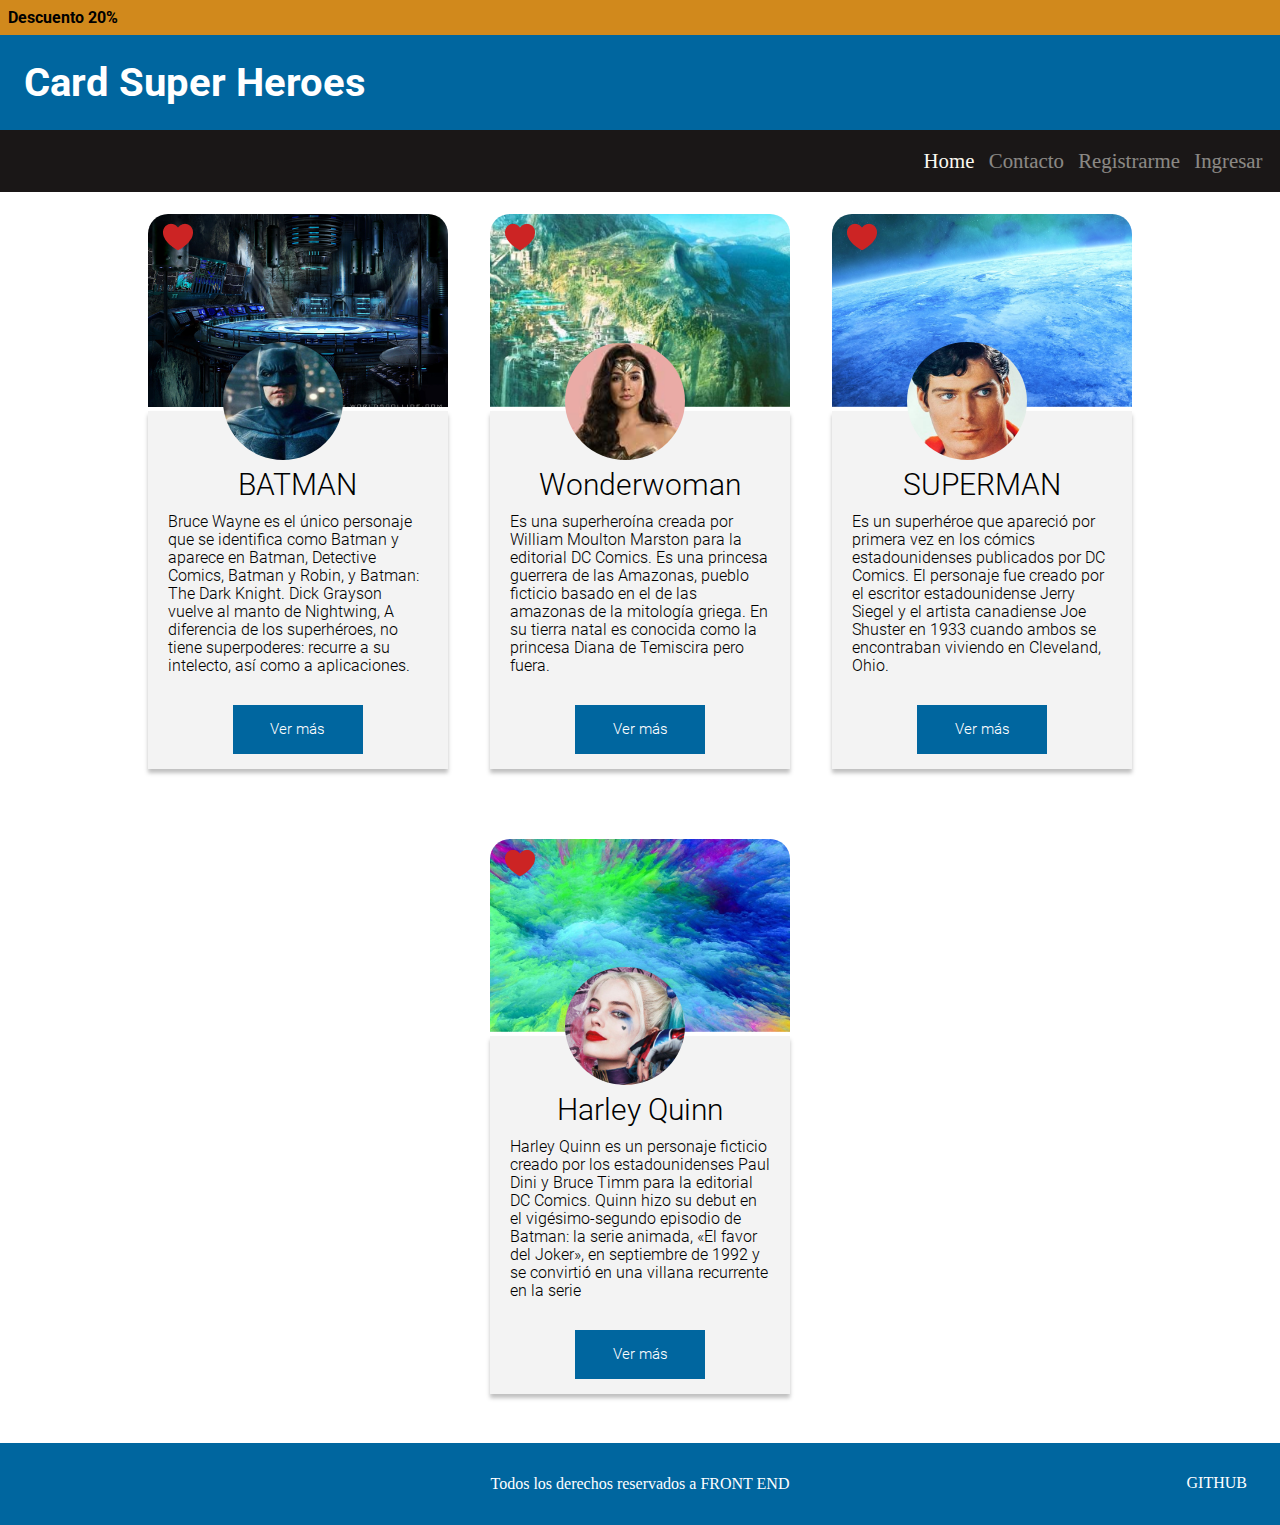
<file: index.html>
<!DOCTYPE html>
<html lang="es">
<head>
    <meta charset="UTF-8">
    <meta http-equiv="X-UA-Compatible" content="IE=edge">
    <meta name="viewport" content="width=device-width, initial-scale=1.0">
    <meta name="Author" content="Sofia E. Ferrazzano">
    <meta name="Keywords" content="css, formulario, superHeroes">
    <link href="https://fonts.googleapis.com/css2?family=Roboto:wght@300&display=swap" rel="stylesheet">
    <link href="css/style.css" rel="stylesheet" type="text/css" >
    <title>Ejercicio</title>
</head> 
<body>
   <header>

      <h2 class="discount">
          Descuento 20%
      </h2>
      <h1 class="title"> Card Super Heroes</h1>
      <nav class="navBar">
         <ul class="ulNav">
            <li><a href="#">Home</a></li>
            <li class="liNoactivo"> <a href="/pages/contact.html">Contacto</a></li>
            <li class="liNoactivo"> <a href="/pages/login.html">Registrarme</a></li>
            <li class="liNoactivo"> <a href="/pages/signin.html">Ingresar</a></li>
            
      </ul>
      </nav>
   </header>
 <section class="main">
     <div class="container">
         <div class="imgs">
            <img src="img/corazon.png" alt="me gusta" class="heart">
            <img src="img/houseBatman.png" alt="Guarida de Batman" class="house">
            <img src="img/batman.png" alt="Batman" class="heroe">
         </div>
         <div class="text">
            <h3>BATMAN</h3>
            <p>
               Bruce Wayne es el único personaje que se identifica como Batman y aparece en Batman, Detective Comics, Batman y Robin, y Batman: The Dark Knight. Dick Grayson vuelve al manto de Nightwing, A diferencia de los superhéroes, no tiene superpoderes: recurre a su intelecto, así como a aplicaciones.
            </p>
            <button>Ver más</button>
         </div>
     </div>
     <div class="container">
        <div class="imgs">
           <img src="img/corazon.png" alt="me gusta" class="heart">
           <img src="img/house-wonderwoman.png" alt="casa de mujer maravilla" class="house">
           <img src="img/wonderwoman.png" alt="Mujer maravilla" class="heroe">
        </div>
        <div class="text">
           <h3>Wonderwoman</h3>
           <p>
            Es una superheroína creada por William Moulton Marston para la editorial DC Comics. Es una princesa guerrera de las Amazonas, pueblo ficticio basado en el de las amazonas de la mitología griega. En su tierra natal es conocida como la princesa Diana de Temiscira pero fuera. 
           </p>
           <button>Ver más</button>
        </div>
    </div>
    <div class="container">
        <div class="imgs">
           <img src="img/corazon.png" alt="me gusta" class="heart">
           <img src="img/house-superman.png" alt="Casa de Superman" class="house">
           <img src="img/superman.png" alt="Superman" class="heroe">
        </div>
        <div class="text">
           <h3>SUPERMAN</h3>
           <p>
            Es un superhéroe que apareció por primera vez en los cómics estadounidenses publicados por DC Comics. ​
El personaje fue creado por el escritor estadounidense Jerry Siegel y el artista canadiense Joe Shuster en 1933 cuando ambos se encontraban viviendo en Cleveland, Ohio.
           </p>
           <button>Ver más</button>
        </div>
    </div>
     <div class="container">
        <div class="imgs">
            <img src="img/corazon.png" alt="me gusta" class="heart">
            <img src="img/home-harley.png" alt="Guarida de Harley" class="house">
            <img src="img/harley.png" alt="Batman" class="heroe">
        </div>
        <div class="text">
            <h3>Harley Quinn</h3>
            <p>Harley Quinn es un personaje ficticio creado por los estadounidenses Paul Dini y Bruce Timm para la editorial DC Comics. Quinn hizo su debut en el vigésimo-segundo episodio de Batman: la serie animada, «El favor del Joker», en septiembre de 1992 y se convirtió en una villana recurrente en la serie
            </p>
            <button>Ver más</button>
        </div>
    </div>
    </section>
    <footer>
       <p>Todos los derechos reservados a FRONT END</p>
       <p class="git">GITHUB</p>
    </footer>
</body>
</html>
</file>
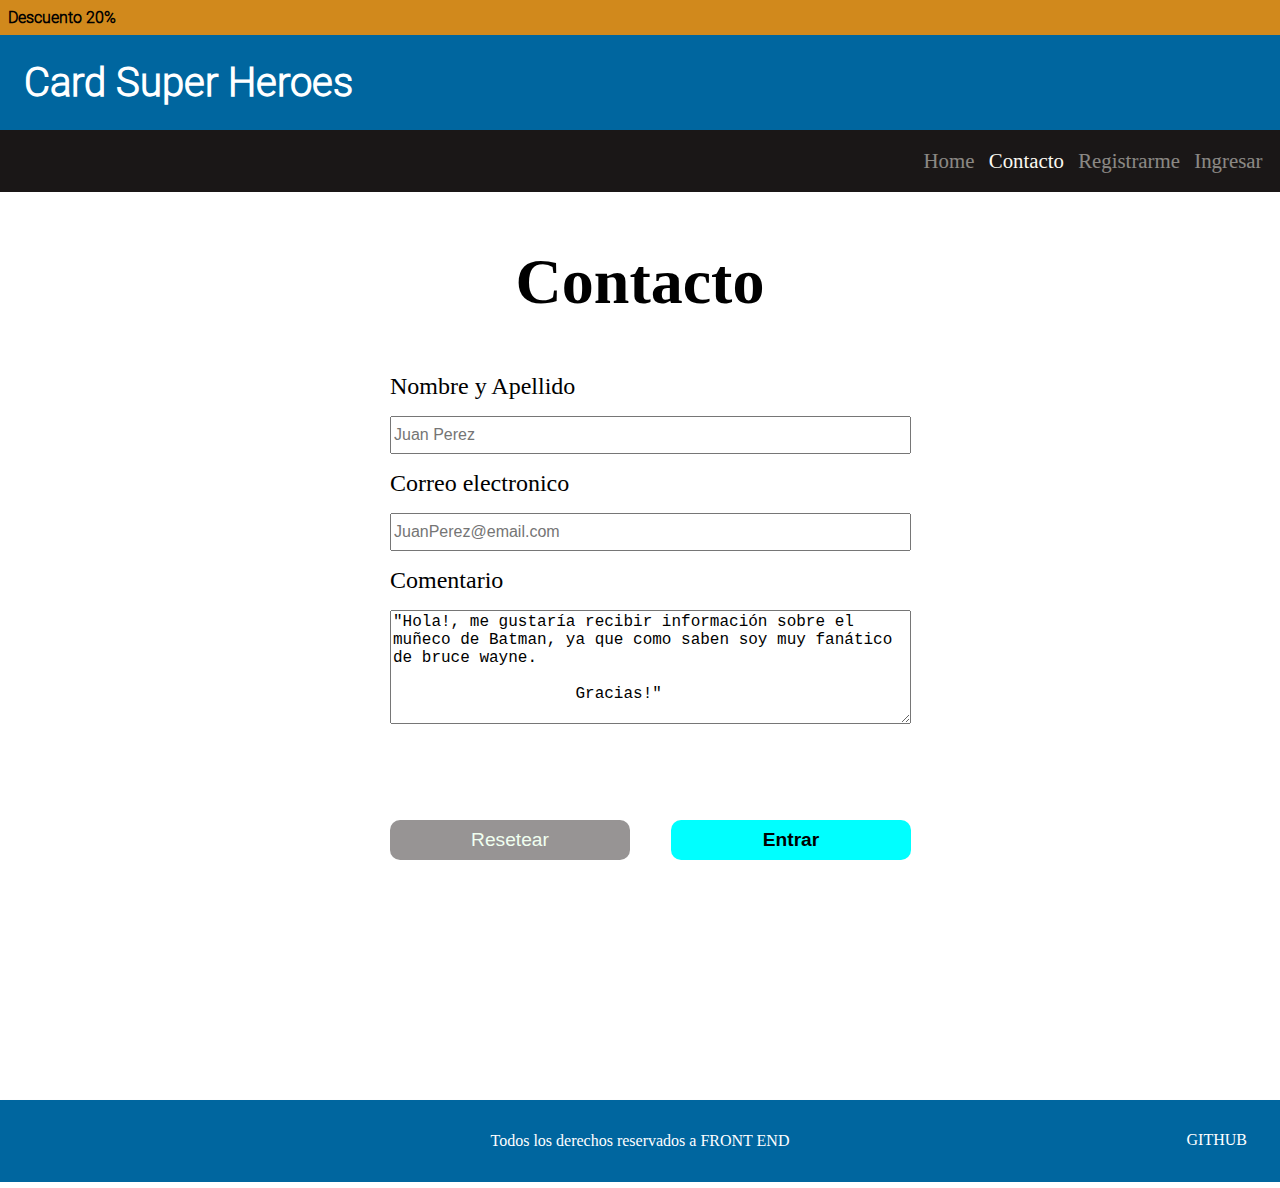
<file: pages/contact.html>
<!DOCTYPE html>
<html lang="en">
<head>
    <meta charset="UTF-8">
    <meta http-equiv="X-UA-Compatible" content="IE=edge">
    <meta name="viewport" content="width=device-width, initial-scale=1.0">
    <title>Document</title>
    <link rel="stylesheet" href="/css/style.css">
</head>
<body>
    <header>

        <h2 class="discount">
            Descuento 20%
        </h2>
        <h1 class="title"> Card Super Heroes</h1>
        <nav class="navBar">
           <ul class="ulNav">
              <li class="liNoactivo"><a href="../index.html">Home</a></li>
              <li> <a href="/pages/contact.html">Contacto</a></li>
              <li class="liNoactivo"> <a href="/pages/login.html">Registrarme</a></li>
              <li class="liNoactivo"> <a href="/pages/signin.html">Ingresar</a></li>
              
        </ul>
        </nav>
     </header>
     <main class="mainContacto">
         <h2 id="title-contact">Contacto</h2>
         
         <section class="section-form">
            <form id="formulario-contacto">
                <label>Nombre y Apellido</label>
                <input class="inputs" type="text" placeholder="Juan Perez">
                <label>Correo electronico</label>
                <input class="inputs" type="email" placeholder="JuanPerez@email.com">
                <label>Comentario</label>
                <textarea class="campoComentario" rows="6" cols="50">"Hola!, me gustaría recibir información sobre el muñeco de Batman, ya que como saben soy muy fanático de bruce wayne.
   
                   Gracias!"</textarea>
                <div class="botonBox">
                    <button class="btnResetear" type="reset">Resetear</button>
                    <button class="btnSubmit" type="submit">Entrar</button>
                </div>
            </form>
         </section>
     </main>
     <footer>
        <p>Todos los derechos reservados a FRONT END</p>
        <p class="git">GITHUB</p>
     </footer>
</body>
</html>
</file>
<file: css/style.css>
/*Mobile*/
@font-face {
    src: url('../Fonts/Roboto/Roboto-Light.ttf');
    font-family: 'Roboto';
}

body {
    margin: 0;
    padding: 0;
}

h2.discount {
    background-color: #D1891C;
    font-size: 1rem;
    font-family: 'Roboto';
    padding: 0.5rem;
    margin: 0;
}

h1.title {
    background-color: #00669F;
    color: #FFFFFF;
    font-size: 2.5rem;
    font-family: 'Roboto';
    padding: 1.5rem;
    margin: 0;
}

.navBar {
    background-color: rgb(26, 23, 23);
    color: rgb(251, 249, 246);
    padding: 0.2rem;
}

.ulNav {
    display: flex;
    flex-wrap: wrap;
    flex-direction: row - row-reverse;
    justify-content: flex-end;
}

ul {
    list-style: none;
}

li {
    margin-right: 0.9rem;
    font-size: 1.3em;
}

.liNoactivo {
    opacity: 0.5;
}

a {
    text-decoration: none;
}

a:link {
    color: rgb(251, 249, 241);
}

a:visited {
    color: rgb(255, 250, 230);
}

a:hover {
    opacity: 0.7;
}


section.main {
    margin: 0 auto;
    display: flex;
    flex-direction: column;
    position: relative;
    align-items: center;
}

section.main div.container {
    width: 300px;
    height: auto;
    padding: 0.7rem;
    margin: 10px 10px 50px;
}

section.main div.container div.imgs {
    position: relative;
}

section.main div.container div.imgs img.heart {
    position: absolute;
    top: 5%;
    left: 5%;
}

section.main div.container div.imgs img.house {
    width: 300px;
    height: 193px;
    border-radius: 20px 20px 0 0;
}

section.main div.container div.imgs img.heroe {
    position: absolute;
    bottom: -25%;
    left: 25%;
    border-radius: 50%;
    width: 120px;
    height: 118px;
}

section.main div.container div.text {
    display: flex;
    flex-direction: column;
    background: #F3F3F3;
    box-shadow: 0px 4px 4px rgba(0, 0, 0, 0.25);
    padding: 15% 20px 5%;
}

section.main div.container div.text h3 {
    font-family: Roboto;
    font-weight: 400;
    font-size: 1.875rem;
    line-height: 2.188rem;
    text-align: center;
    margin: 0.7rem;

}

section.main div.container div.text p {
    font-family: Roboto;
    font-weight: 400;
    font-size: 1rem;
    line-height: 1.125;
    margin: 0 0 30px;
}

section.main div.container div.text button {
    font-family: Roboto;
    font-weight: 400;
    font-size: 0.938rem;
    line-height: 1.063rem;
    background-color: #00669F;
    color: #FFFFFF;
    padding: 15px;
    width: 130px;
    margin-left: auto;
    margin-right: auto;
    border: 1px solid #00669F;
}

footer {
    background: #00669F;
    box-shadow: 0px 4px 4px rgba(0, 0, 0, 0.25);
    color: #FFFFFF;
    padding: 16px;
    text-align: center;
}
#formulario-contacto{
    display: flex;
    flex-direction: column;
    flex-wrap: wrap;
    justify-content: space-between;
    justify-content: center;
    width: 31.25rem;
    font-size: 1.5rem;
   
}
.section-form{
    display: flex;
    justify-content: center;
    align-items: center;
 

}
#title-contact{
    text-align: center;
    font-size: 4rem;
}
.inputs{
    margin-top: 1rem;
    margin-bottom: 1rem;
    font-size: 1rem;
    height: 2rem;

}
.campoComentario{
    margin-top: 1rem;
    margin-bottom: 1rem;
    font-size: 1rem;
}
.btnResetear{
    background-color: rgb(151, 148, 148);
    color: honeydew;
    border-radius: 10px;
    width: 15rem;
    height: 2.5rem;
    font-size: 1.2rem;
    margin-top: 5rem;
    border: none;
    
    
}
.btnSubmit{
    background-color: aqua;
    color: black;
    border-radius: 10px;
    font-weight: bold;
    width: 15rem;
    font-size: 1.2rem;
    margin-top: 5rem;
    border: none;
}
.botonBox{
    display: flex;
    justify-content: space-between;

}
.mainContacto{
    margin-bottom: 15rem;
}


@media (min-width: 768px) {

    /*Tablet*/
    section.main {
        align-items: initial;
        flex-direction: row;
        flex-wrap: wrap;
        justify-content: center;

    }

    section.main div.container {
        width: 300px;
        height: 193px;
        padding: 0.7rem;
        margin: 10px 10px 400px;
    }

    footer {
        position: relative;
    }

    footer p.git {
        text-align: right;
        position: absolute;
        right: 33px;
        top: 15px;
    }
}

@media (min-width: 1440px) {

    /*Desktop*/
    section.main {
        margin: 0 auto 100px;
    }

    section.main div.container {
        width: 300px;
        height: 193px;
        padding: 10px;
        margin: 10px 10px 304px;
    }
}
</file>
